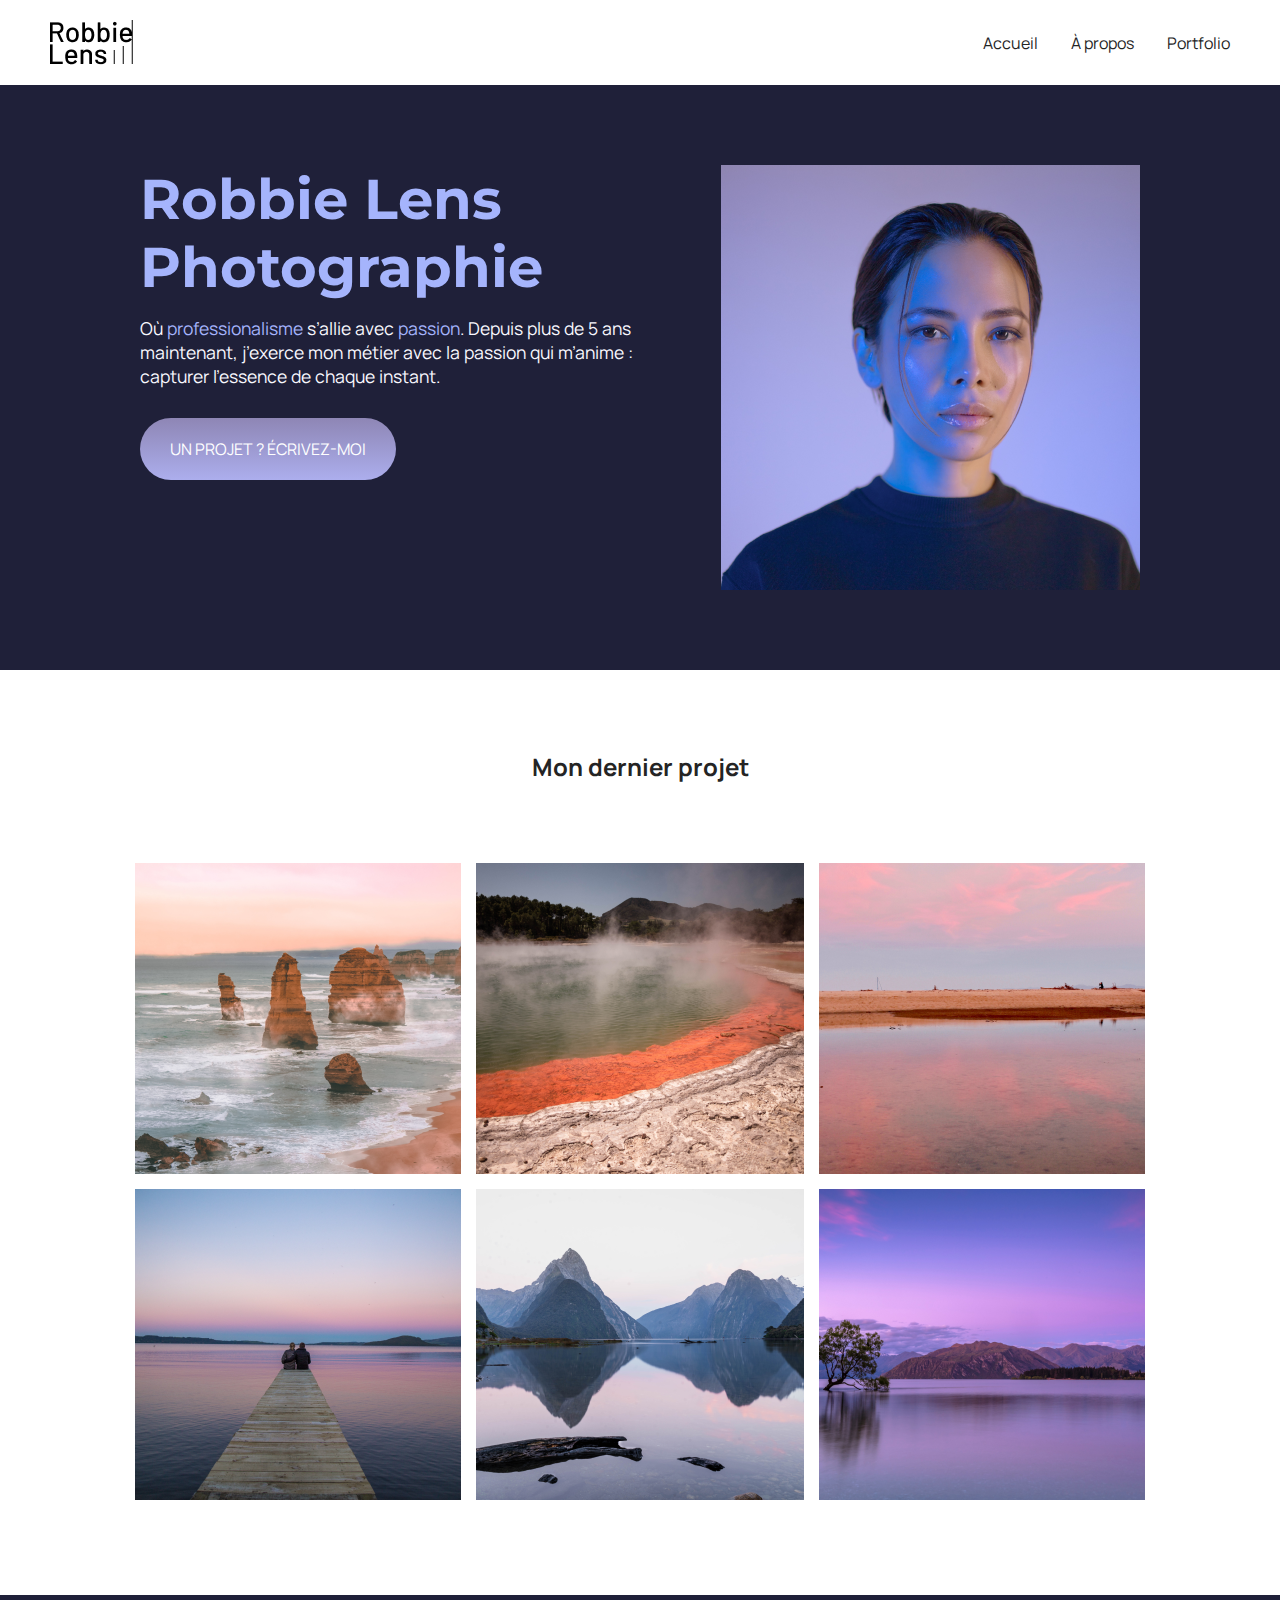
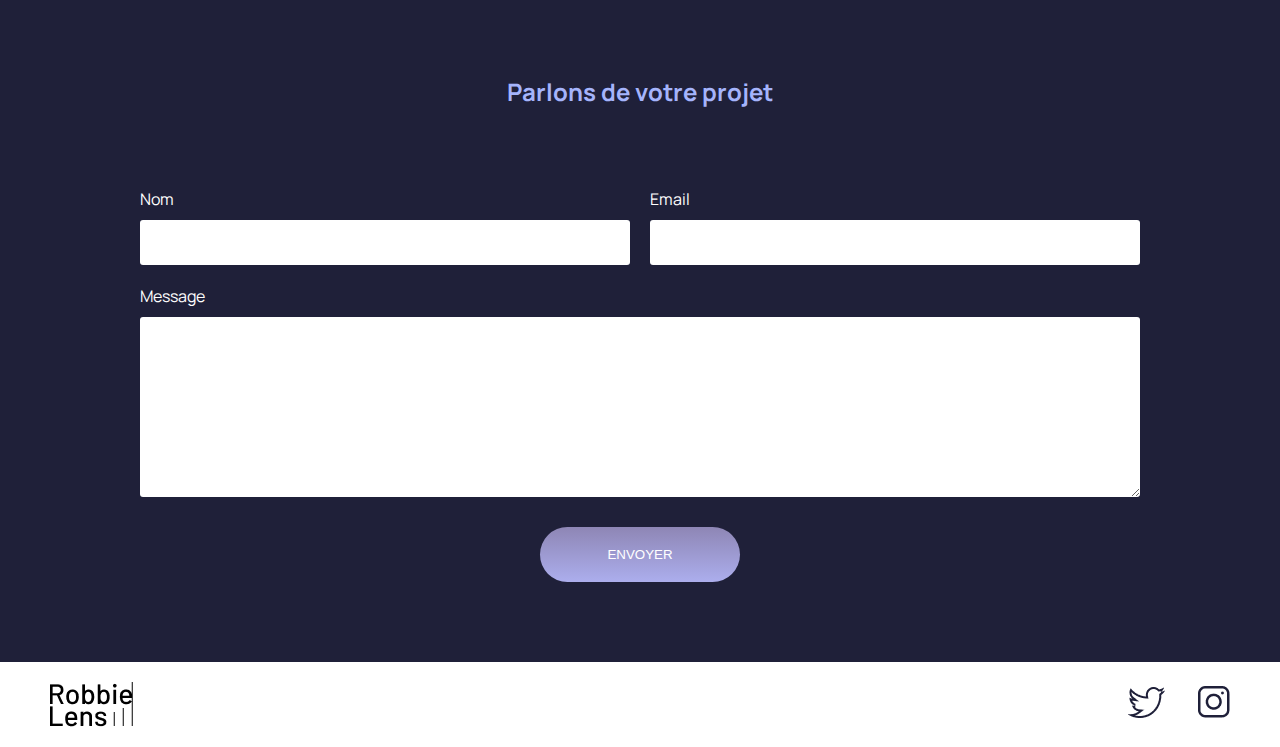
<file: index.html>
<!DOCTYPE html>
<html lang="fr">

<head>
    <meta charset="utf-8" >
    <title>Accueil - Robbie Lens Photographie</title>
    <link href="style/style.css" rel="stylesheet" >
    <link href="style/index.css" rel="stylesheet" >
    <link rel="preconnect" href="https://fonts.googleapis.com">
    <link rel="preconnect" href="https://fonts.gstatic.com" crossorigin>
    <link href="https://fonts.googleapis.com/css2?family=Manrope&family=Montserrat&display=swap" rel="stylesheet">
</head>

<body>
    <header>
        <nav>
            <img src="images/logo.png" alt="Logo Robbie Lens" >
            <div>
                <a href="index.html">Accueil</a>
                <a href="a-propos.html">À propos</a>
                <a href="portfolio.html">Portfolio</a>
            </div>
        </nav>
    </header>
    <main>
        <section class="accueil-introduction">
            <div>
                <h1>Robbie Lens Photographie</h1>
                <p>
                    Où <em>professionalisme</em> s’allie avec <em>passion</em>. Depuis
                    plus de 5 ans maintenant, j’exerce mon métier avec la passion
                    qui m’anime : capturer l’essence de chaque instant.
                </p>
                <a href="#contact" class="cta">UN PROJET ? ÉCRIVEZ-MOI</a>
            </div>
            <img src="images/robbie-lens.png" alt="Portrait avec effet de la photographe Robbie Lens" >
        </section>
        <section class="accueil-photos">
            <h2>Mon dernier projet</h2>
            <div>
                <img src="images/accueil/element-1.png" alt="Twelve apostles - Australie" >
                <img src="images/accueil/element-2.png" alt="Wai-O-Tapu - Nouvelle-Zélande" >
                <img src="images/accueil/element-3.png" alt="Parc National d’Abel Tasman - Nouvelle-Zélande" >
            </div>
            <div>
                <img src="images/accueil/element-4.png" alt="Lac Rotorua - Nouvelle-Zélande" >
                <img src="images/accueil/element-5.png" alt="Milford Sound - Nouvelle-Zélande" >
                <img src="images/accueil/element-6.png" alt="Lac Wanaka - Nouvelle-Zélande" >
            </div>
        </section>
        <section id="contact" class="section-contact">
            <h2>Parlons de votre projet</h2>
            <form method="get" action="#">
                <div class="form-nom-email">
                    <div class="form-column">
                        <label for="nom">Nom</label>
                        <input type="text" name="nom" id="nom">
                    </div>
                    <div class="form-column">
                        <label for="email">Email</label>
                        <input type="email" name="email" id="email">
                    </div>
                </div>
                    <label for="message">Message</label>
                    <textarea name="message" id="message" rows="10"></textarea>
                    <input type="submit" value="ENVOYER" class="cta">
            </form>
        
        </section>
    </main>
    <footer>
        <img src="images/logo.png" alt="Logo Robbie Lens" >
        <div>
            <a target="_blank" href="https://twitter.com/" class="lien-icone">
                <img src="images/twitter.png" alt="Logo Twitter" >
            </a>
            <a target="_blank" href="https://www.instagram.com/" class="lien-icone">
                <img src="images/instagram.png" alt="Logo Instagram" >
            </a>
        </div>
    </footer>
</body>

</html>
</file>
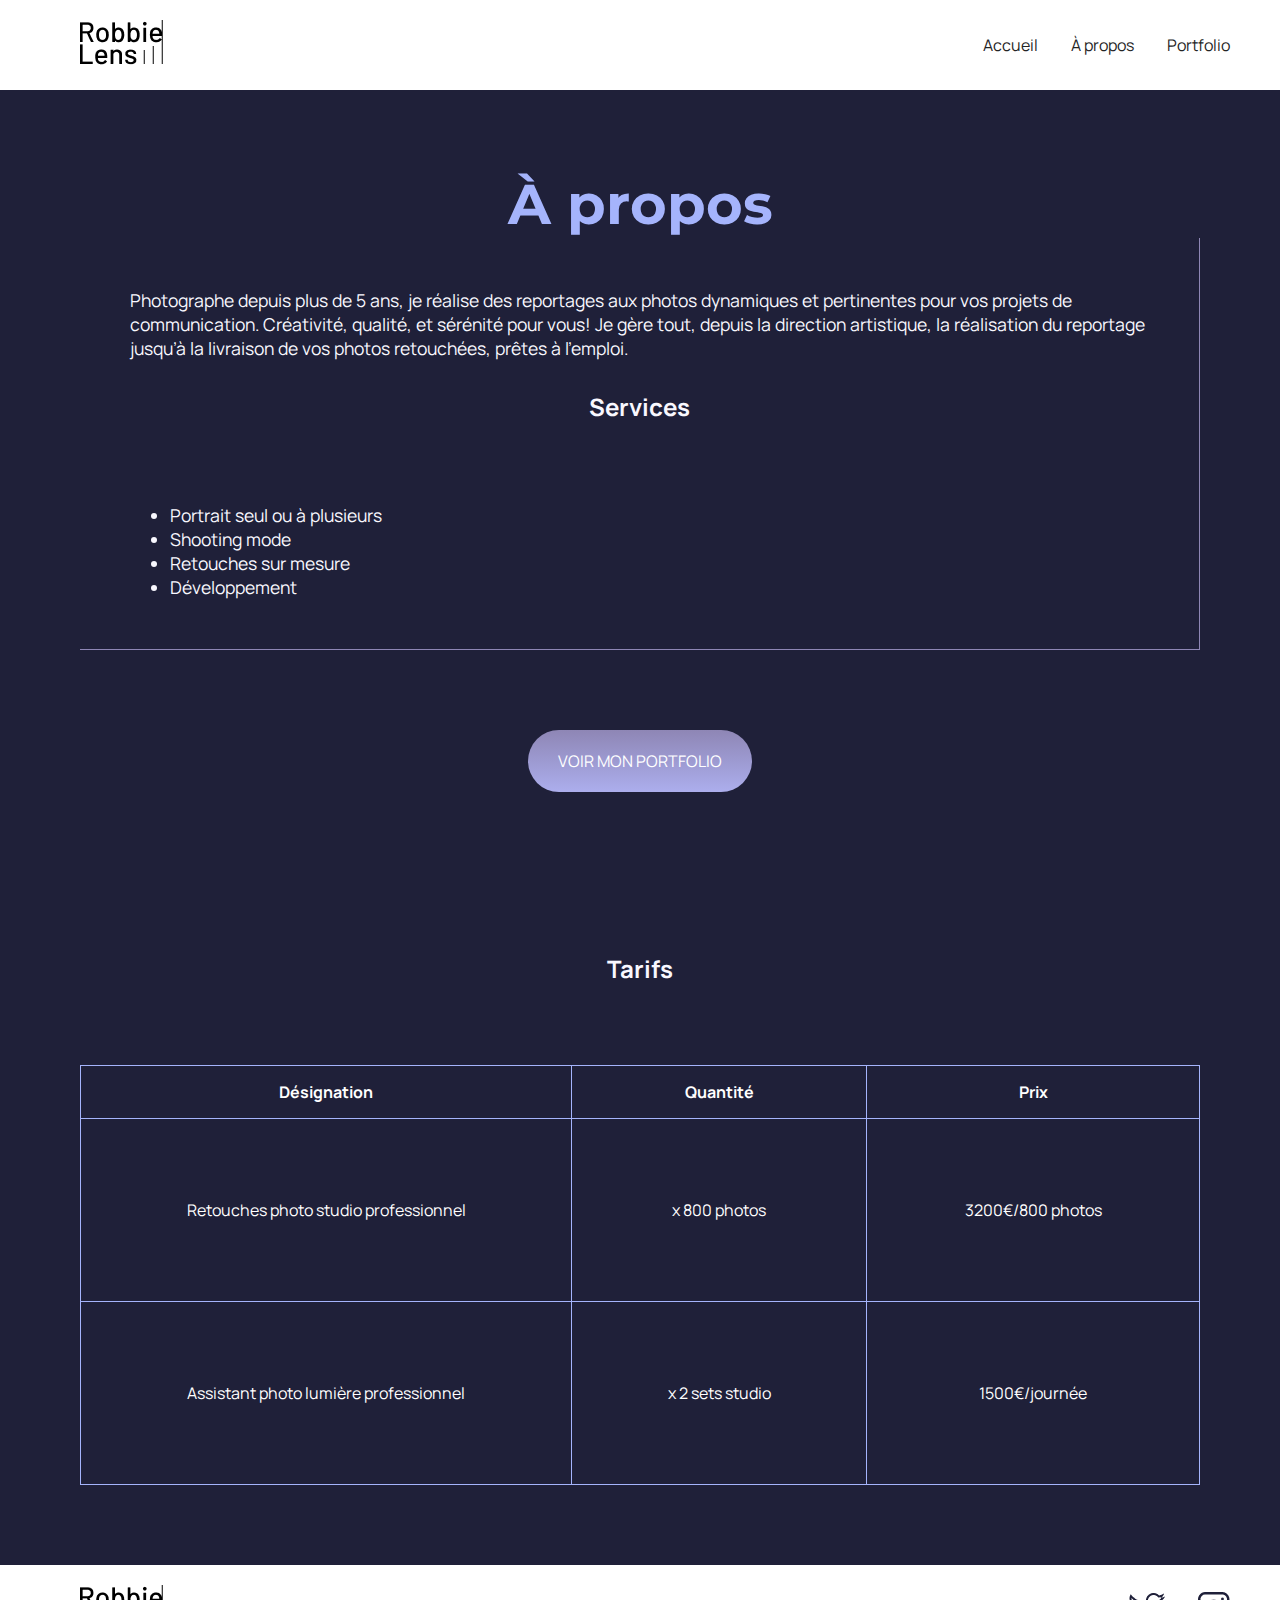
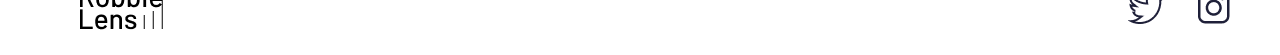
<file: a-propos.html>
<!DOCTYPE html>
<html lang="fr">

<head>
    <meta charset="utf-8" >
    <title>À propos - Robbie Lens Photographie</title>
    <link href="style/style.css" rel="stylesheet" >
    <link href="style/a-propos.css" rel="stylesheet" >
    <link rel="preconnect" href="https://fonts.googleapis.com">
    <link rel="preconnect" href="https://fonts.gstatic.com" crossorigin>
    <link href="https://fonts.googleapis.com/css2?family=Manrope&family=Montserrat&display=swap" rel="stylesheet">
</head>

<body>
    <header>
        <nav>
            <a href="index.html" class="lien-icone">
                <img src="images/logo.png" alt="Logo Robbie Lens" >
            </a>
            <div>
                <a href="index.html">Accueil</a>
                <a href="a-propos.html">À propos</a>
                <a href="portfolio.html">Portfolio</a>
            </div>
        </nav>
    </header>
    <main class="a-propos-main">
        <section>
            <h1>À propos</h1>
            <div class="carre-contenu">
                <p>
                    Photographe depuis plus de 5 ans, je réalise des reportages aux photos dynamiques et pertinentes
                    pour
                    vos
                    projets de communication. Créativité, qualité, et sérénité pour vous! Je gère tout, depuis la
                    direction
                    artistique, la réalisation du reportage jusqu’à la livraison de vos photos retouchées, prêtes à
                    l’emploi.
                </p>
                <h2>Services</h2>
                <ul>
                    <li>Portrait seul ou à plusieurs</li>
                    <li>Shooting mode</li>
                    <li>Retouches sur mesure</li>
                    <li>Développement</li>
                </ul>
            </div>
            <div>
                <a href="portfolio.html" class="cta">VOIR MON PORTFOLIO</a>
            </div>

        </section>
        <section class="section-tarifs">
            <h2>Tarifs</h2>
            <table>
                <thead>
                    <tr>
                        <th>Désignation</th>
                        <th>Quantité</th>
                        <th>Prix</th>
                    </tr>
                </thead>
                <tbody>
                    <tr>
                        <td>Retouches photo studio professionnel</td>
                        <td>x 800 photos</td>
                        <td>3200€/800 photos</td>
                    </tr>
                    <tr>
                        <td>Assistant photo lumière professionnel</td>
                        <td>x 2 sets studio</td>
                        <td>1500€/journée</td>
                    </tr>
                </tbody>
            </table>
        </section>
    </main>
    <footer>
        <a href="index.html" class="lien-icone">
            <img src="images/logo.png" alt="Logo Robbie Lens" >
        </a>
        <div>
            <a target="_blank" href="https://twitter.com/" class="lien-icone">
                <img src="images/twitter.png" alt="Logo Twitter" >
            </a>
            <a target="_blank" href="https://www.instagram.com/" class="lien-icone">
                <img src="images/instagram.png" alt="Logo Instagram" >
            </a>
        </div>
    </footer>
</body>

</html>
</file>
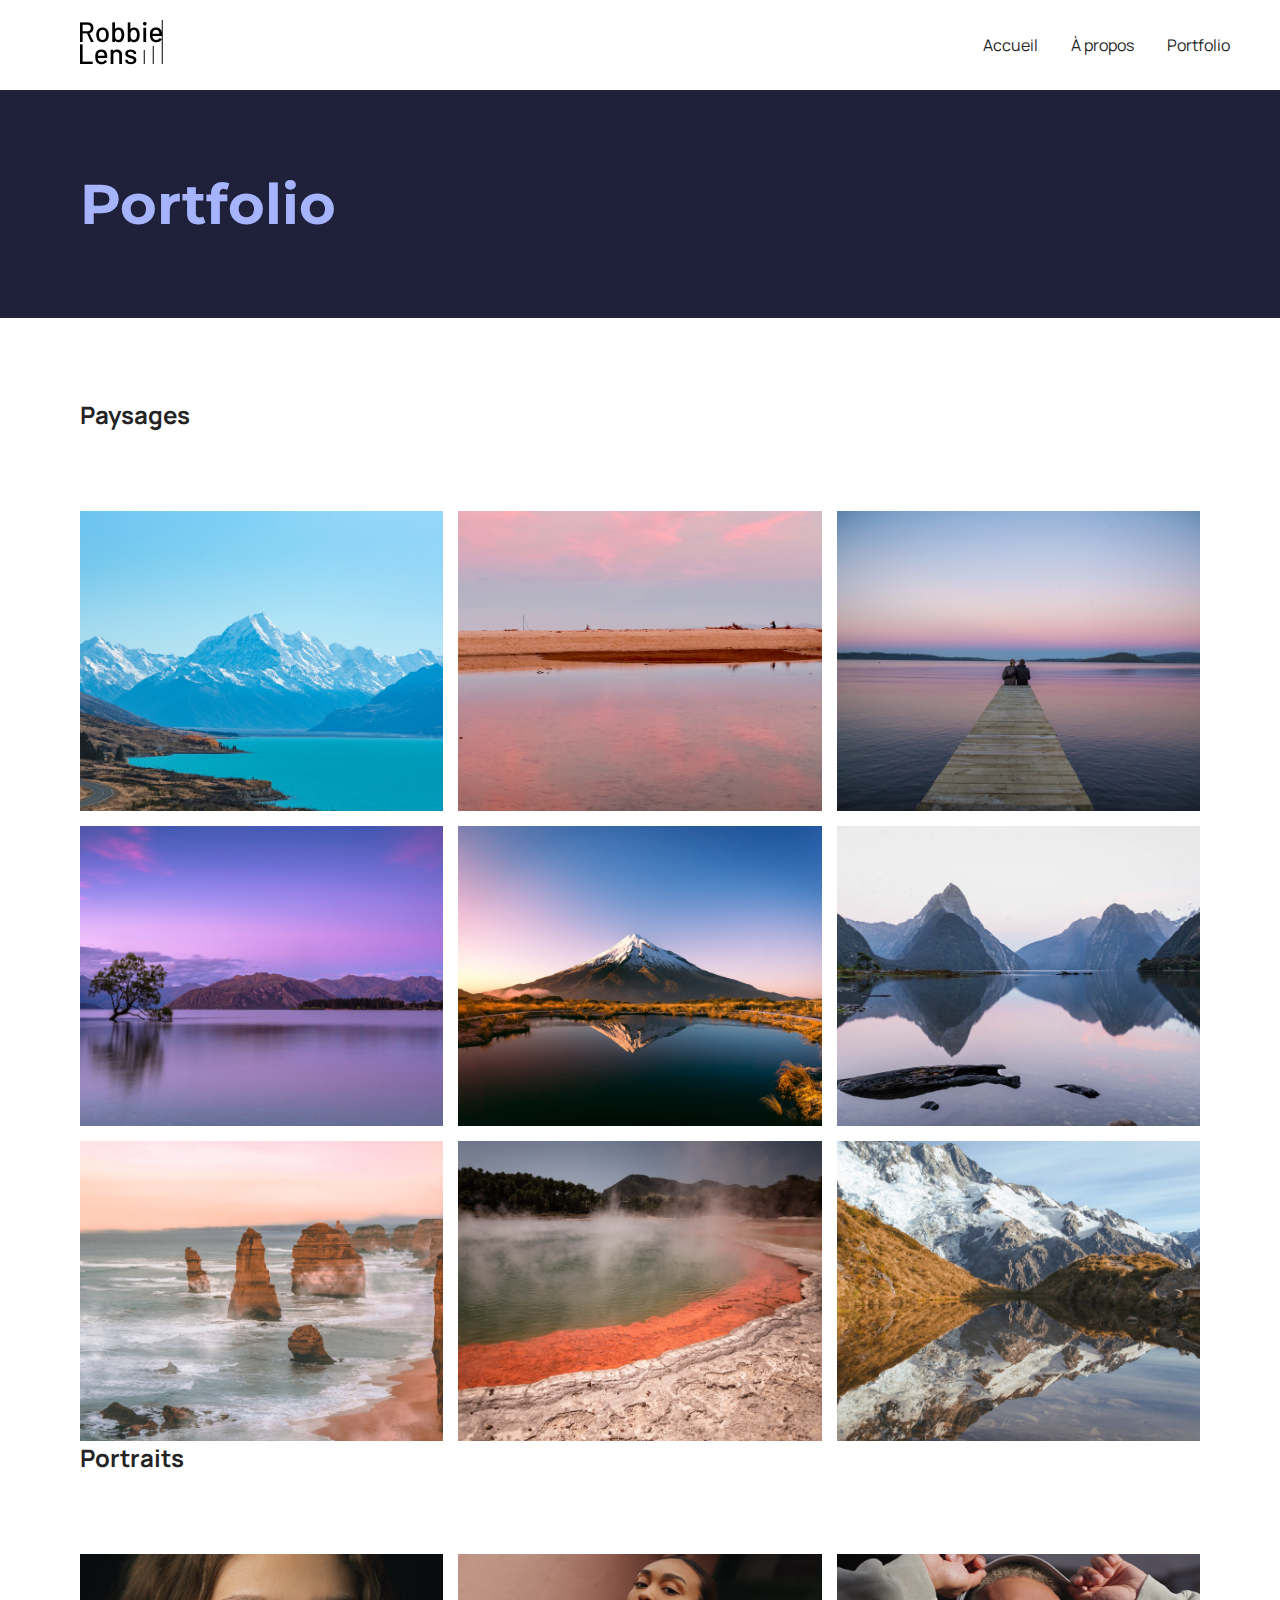
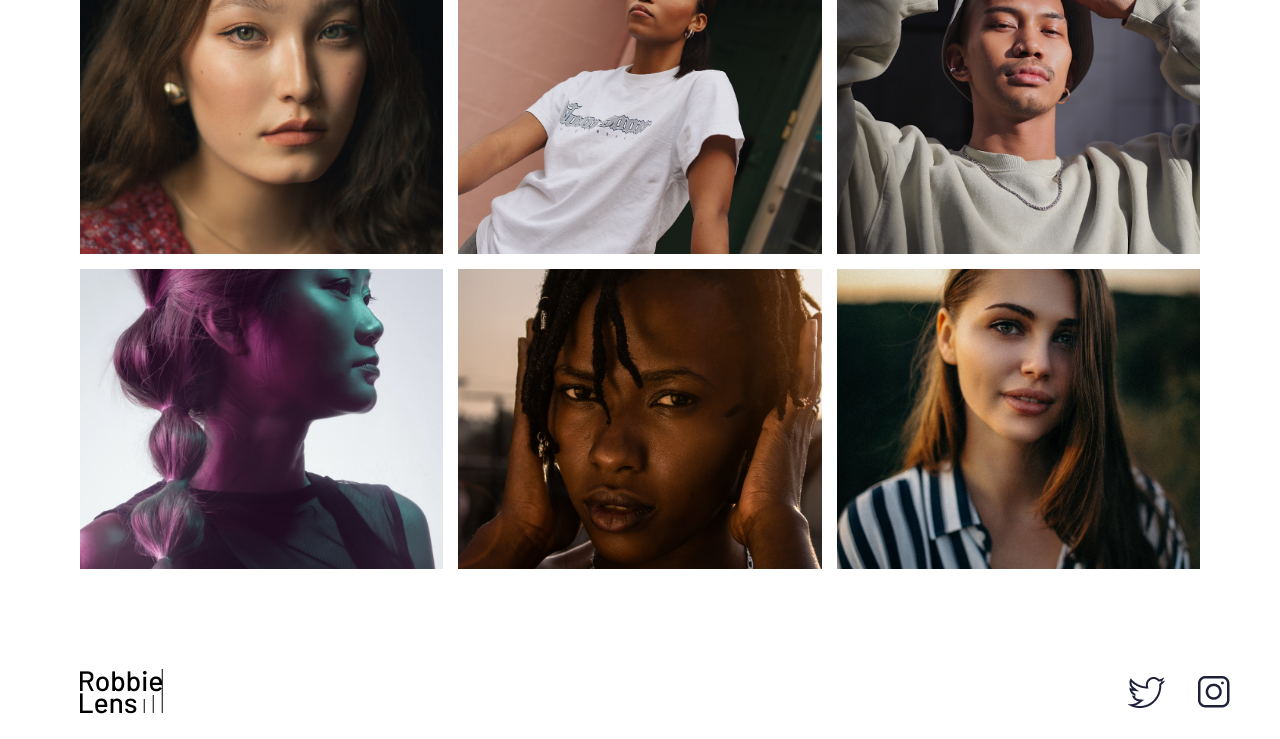
<file: portfolio.html>
<!DOCTYPE html>
<html lang="fr">

<head>
    <meta charset="utf-8" >
    <title>Portfolio - Robbie Lens Photographie</title>
    <link href="style/style.css" rel="stylesheet" >
    <link href="style/portfolio.css" rel="stylesheet" >
    <link rel="preconnect" href="https://fonts.googleapis.com">
    <link rel="preconnect" href="https://fonts.gstatic.com" crossorigin>
    <link href="https://fonts.googleapis.com/css2?family=Manrope&family=Montserrat&display=swap" rel="stylesheet">
</head>

<body>
    <header>
        <nav>
            <a href="index.html" class="lien-icone">
                <img src="images/logo.png" alt="Logo Robbie Lens" >
            </a>
            <div>
                <a href="index.html">Accueil</a>
                <a href="a-propos.html">À propos</a>
                <a href="portfolio.html">Portfolio</a>
            </div>
        </nav>
    </header>
    <main>
        <section>
            <h1>Portfolio</h1>
        </section>
        <section class="portfolio-section-photos">
            <h2>Paysages</h2>
            <div class="grid-paysages">
                <a href="images/portfolio/paysage1.jpg" class="lien-conteneur-photo">
                    <img src="images/portfolio/paysage1.jpg" alt="Mont Aoraki - Nouvelle-Zélande" >
                    <div class="photo-hover">Voir la photo</div>
                </a>
                <a href="images/portfolio/paysage2.jpg" class="lien-conteneur-photo">
                    <img src="images/portfolio/paysage2.jpg" alt="Parc National d’Abel Tasman - Nouvelle-Zélande" >
                    <div class="photo-hover">Voir la photo</div>
                </a>
                <a href="images/portfolio/paysage3.jpg" class="lien-conteneur-photo">
                    <img src="images/portfolio/paysage3.jpg" alt="Lac Rotorua - Nouvelle-Zélande" >
                    <div class="photo-hover">Voir la photo</div>
                </a>
                <a href="images/portfolio/paysage4.jpg" class="lien-conteneur-photo">
                    <img src="images/portfolio/paysage4.jpg" alt="Lac Wanaka - Nouvelle-Zélande" >
                    <div class="photo-hover">Voir la photo</div>
                </a>
                <a href="images/portfolio/paysage5.jpg" class="lien-conteneur-photo">
                    <img src="images/portfolio/paysage5.jpg" alt="Mont Taranaki - Nouvelle-Zélande" >
                    <div class="photo-hover">Voir la photo</div>
                </a>
                <a href="images/portfolio/paysage6.jpg" class="lien-conteneur-photo">
                    <img src="images/portfolio/paysage6.jpg" alt="Milford Sound - Nouvelle-Zélande" >
                    <div class="photo-hover">Voir la photo</div>
                </a>
                <a href="images/portfolio/paysage7.jpg" class="lien-conteneur-photo">
                    <img src="images/portfolio/paysage7.jpg" alt="Twelve Apostle - Australie" >
                    <div class="photo-hover">Voir la photo</div>
                </a>
                <a href="images/portfolio/paysage8.jpg" class="lien-conteneur-photo">
                    <img src="images/portfolio/paysage8.jpg" alt="Wai-O-Tapu - Nouvelle-Zélande" >
                    <div class="photo-hover">Voir la photo</div>
                </a>
                <a href="images/portfolio/paysage9.jpg" class="lien-conteneur-photo">
                    <img src="images/portfolio/paysage9.jpg" alt="Mont Cook - Nouvelle Zélande" >
                    <div class="photo-hover">Voir la photo</div>
                </a>
            </div>
            <h2>Portraits</h2>
            <div class="grid-portraits">
                <a href="images/portfolio/portrait1.jpg" class="lien-conteneur-photo">
                    <img src="images/portfolio/portrait1.jpg" alt="Portrait jeune femme 1" >
                    <div class="photo-hover">Voir la photo</div>
                </a>
                <a href="images/portfolio/portrait2.jpg" class="lien-conteneur-photo">
                    <img src="images/portfolio/portrait2.jpg" alt="Portrait jeune femme 2" >
                    <div class="photo-hover">Voir la photo</div>
                </a>
                <a href="images/portfolio/portrait3.jpg" class="lien-conteneur-photo">
                    <img src="images/portfolio/portrait3.jpg" alt="Portrait jeune homme 3" >
                    <div class="photo-hover">Voir la photo</div>
                </a>
                <a href="images/portfolio/portrait4.jpg" class="lien-conteneur-photo">
                    <img src="images/portfolio/portrait4.jpg" alt="Portrait jeune femme 4" >
                    <div class="photo-hover">Voir la photo</div>
                </a>
                <a href="images/portfolio/portrait5.jpg" class="lien-conteneur-photo">
                    <img src="images/portfolio/portrait5.jpg" alt="Portrait jeune femme 5" >
                    <div class="photo-hover">Voir la photo</div>
                </a>
                <a href="images/portfolio/portrait6.jpg" class="lien-conteneur-photo">
                    <img src="images/portfolio/portrait6.jpg" alt="Portrait jeune femme 6" >
                    <div class="photo-hover">Voir la photo</div>
                </a>

            </div>
        </section>
    </main>
    <footer>
        <a href="index.html" class="lien-icone">
            <img src="images/logo.png" alt="Logo Robbie Lens" >
        </a>
        <div>
            <a target="_blank" href="https://twitter.com/" class="lien-icone">
                <img src="images/twitter.png" alt="Logo Twitter" >
            </a>
            <a target="_blank" href="https://www.instagram.com/" class="lien-icone">
                <img src="images/instagram.png" alt="Logo Instagram" >
            </a>
        </div>
    </footer>
</body>

</html>
</file>
<file: style/style.css>
* {
    margin: 0;
  }
  
  body {
    font-family: 'Manrope', sans-serif;
    font-size: 1em;
    background-color: #1f2039;
  }
  
  a {
    color: #242424;
    text-decoration: none;
  }
  
  em {
    color: #a5b4fc;
    font-style: normal;
  }
  
  h1 {
    font-size: 3.5em;
    color: #a5b4fc;
    font-family: 'Montserrat', sans-serif;
  }
  
  h2 {
    color: #f9f8ff;
  }
  
  p,
  li {
    font-size: 1.1em;
    color: #f9f8ff;
  }
  
  header,
  footer {
    background-color: white;
    padding: 20px 50px;
  }
  
  .cta {
    display: inline-block;
    background: linear-gradient(#8e86b5, #acaeed);
    color: white;
    border-radius: 50px;
    padding: 20px 30px;
  }
  
  a:hover {
    text-decoration: underline;
  }
  
  .cta:hover {
    background: linear-gradient(#696484, #8788ba);
    text-decoration: none;
  }
  
  .lien-icone {
    margin-left: 30px;
  }
  
  .lien-icone:hover {
    opacity: 0.5;
  }
  
  section {
    padding: 80px;
  }
  
  footer,
  nav {
    display: flex;
    flex-direction: row;
    align-items: center;
    justify-content: space-between;
  }
  
  nav a {
    margin-left: 30px;
  }

  @media screen and (max-width: 996px) {

    header nav {
      flex-direction: column;
      align-items: center;
      justify-content: center;
    }
  
    header nav img {
      margin-bottom: 20px;
    }
  
    header,
    footer {
      padding: 20px 20px;
    }
  
    h1 {
      font-size: 2em;
    }
  
    section {
      padding: 50px 20px 50px 20px;
    }
  
    nav a {
      margin-left: 10px;
      margin-right: 10px;
    }
    
  }
</file>
<file: style/index.css>
.accueil-photos {
    background-color: white;
    padding: 80px;
  }
  
  .accueil-photos h2 {
    color: #242424;
    text-align: center;
    margin-bottom: 80px;
  }
  
  .accueil-photos div {
    display: flex;
    flex-direction: row;
    gap: 15px;
    justify-content: center;
    margin-bottom: 15px;
  }
  
  .accueil-introduction {
    display: flex;
    flex-direction: row;
    max-width: 1000px;
    align-items: flex-start;
    margin: auto;
  }
  
  .accueil-introduction h1 {
    margin-bottom: 15px;
  }
  
  .accueil-introduction p {
    margin-bottom: 30px;
  }
  
  .accueil-introduction div {
    padding-right: 80px;
  }

  .section-contact h2{
  color:#a5b4fc;
  text-align: center;
  margin-bottom: 80px;
  }

  form {
    display: flex;
    flex-direction: column;
    max-width: 1000px;
    margin: auto;
    color: white;
  }
  
  .form-nom-email {
    display: flex;
    flex-direction: row;
    gap: 20px;
  }
  
  .form-column {
    flex: 1;
    display: flex;
    flex-direction: column;
    margin-bottom: 20px;
  }
  input,
textarea {
  padding: 15px;
  border-radius: 3px;
  border: none;
}

label {
  margin-bottom: 10px;
}

input[type='submit'] {
  width: 200px;
  margin: auto;
  margin-top: 30px;
}
@media screen and (max-width: 996px) {
  .accueil-introduction {
    flex-direction: column;
    align-items: center;
    justify-content: center;
  }

  .accueil-introduction div {
    padding-right: 0;
    text-align: center;
    order: 2;
  }

  .accueil-introduction img {
    order: 1;
    margin-bottom: 20px;
    width: 100%;
  }

  .accueil-photos {
    padding: 20px;
  }

  .accueil-photos div {
    flex-direction: column;
  }

  .section-contact {
    padding: 50px 20px;
  }

  .form-nom-email {
    flex-direction: column;
    gap: 0;
  }
}
</file>
<file: style/a-propos.css>
.carre-contenu {
    border-right: 1px solid #8e86b5;
    border-bottom: 1px solid #8e86b5;
    padding: 50px;
    margin-bottom: 80px;
  }
  
  .carre-contenu h2 {
    margin-top: 30px;
  }
  
  .carre-contenu ul {
    margin-top: 30px;
  }
  
  .carre-contenu + div {
    text-align: center;
  }
  
  .a-propos-main {
    
    margin: auto;
  }
  h1 {
    text-align: center;
  }
  h2 {
    text-align: center;
    margin-bottom: 80px;
  }

table {
    
    color:white;
    width: 100%;
    text-align: center;
    border-collapse: collapse;
    
   
}
  td, th {
    border: 1px solid #a5b4fc;
    padding: 15px;
    
  }
  td {
    padding: 80px;
  }

  @media screen and (max-width: 996px) {

    .section-tarifs {
      display: none;
    
  }
}
</file>
<file: style/portfolio.css>
.portfolio-section-photos {
    background-color: white;
  }
  
  .portfolio-section-photos h2 {
    color: #242424;
    margin-bottom: 80px;
  }
  
  .grid-paysages {
    display: grid;
    grid-template-columns: 1fr 1fr 1fr;
    grid-template-rows: 300px 300px 300px;
    gap: 15px;
  }
  
  .grid-portraits {
    display: grid;
    grid-template-columns: 1fr 1fr 1fr;
    grid-template-rows: 300px 300px;
    gap: 15px;
  }
  
  .grid-paysages img,
  .grid-portraits img {
    width: 100%;
    height: 100%;
    object-fit: cover;
  }
  
  .lien-conteneur-photo {
    position: relative;
  }
  
  .photo-hover {
    position: absolute;
    top: 0;
    left: 0;
    right: 0;
    bottom: 0;
    display: flex;
    align-items: center;
    justify-content: center;
    font-size: 1.5em;
    color: white;
    background-color: rgba(0, 0, 0, 0.7);
    display: none;
  }
  
  .lien-conteneur-photo:hover .photo-hover {
    display: flex;
  }

  @media screen and (max-width: 996px) {
    .grid-paysages {
      grid-template-columns: 1fr;
      gap: 15px;
    }
  
    .grid-portraits {
      grid-template-columns: 1fr;
      gap: 15px;
    }
  }
</file>
